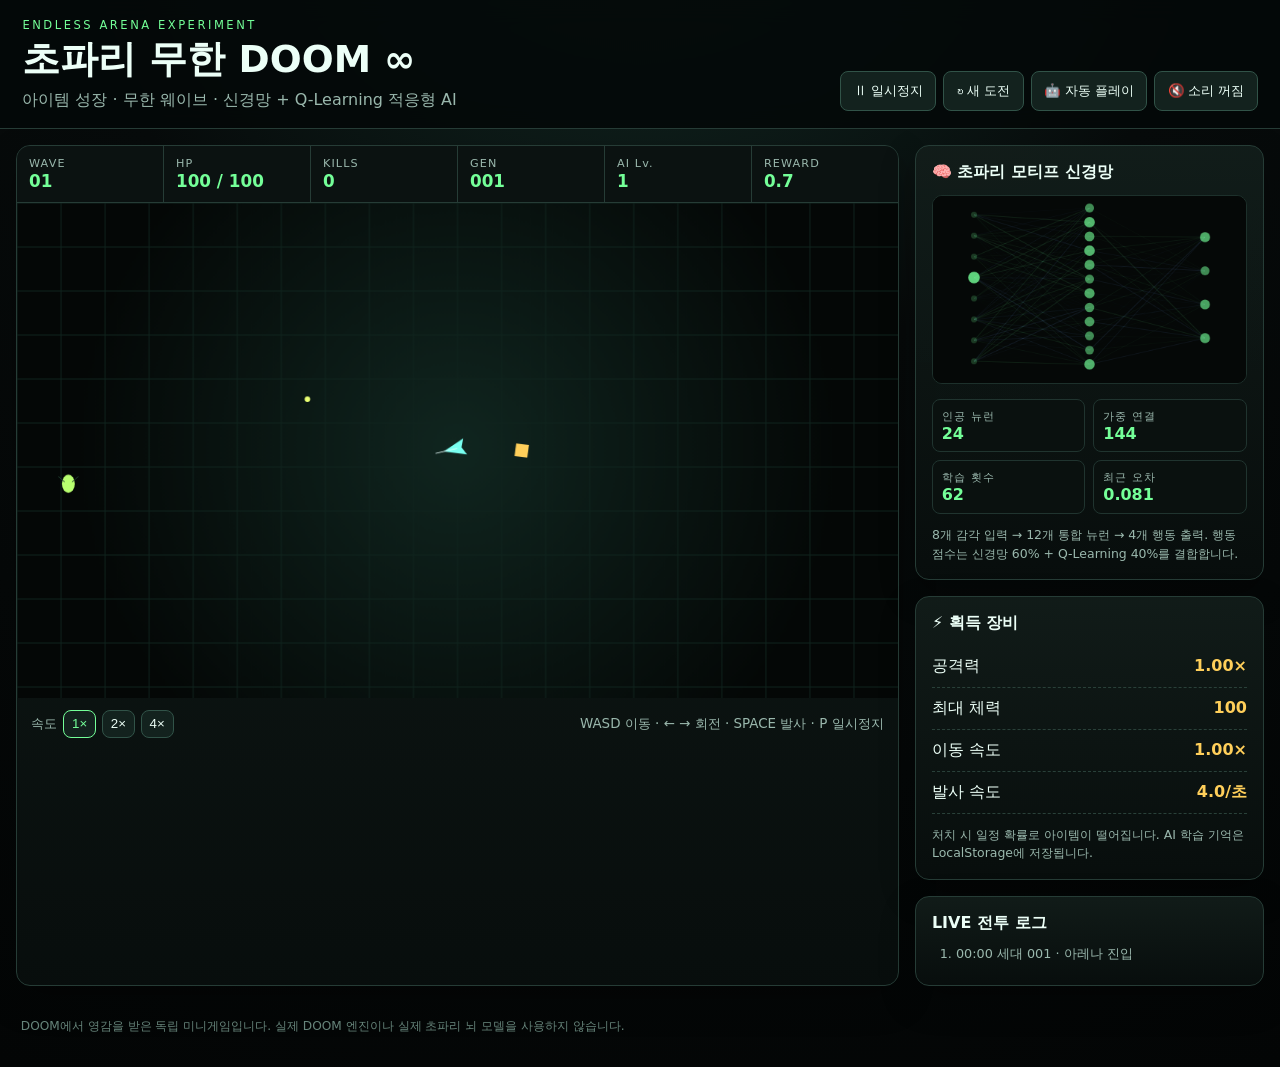
<file: astra-fly-doom/index.html>
<!doctype html>
<html lang="ko">
<head>
  <meta charset="utf-8" />
  <meta name="viewport" content="width=device-width, initial-scale=1" />
  <title>초파리 무한 DOOM ∞</title>
  <link rel="stylesheet" href="styles.css" />
</head>
<body>
  <header class="topbar">
    <div>
      <p class="eyebrow">ENDLESS ARENA EXPERIMENT</p>
      <h1>초파리 무한 DOOM ∞</h1>
      <p class="subtitle">아이템 성장 · 무한 웨이브 · 신경망 + Q-Learning 적응형 AI</p>
    </div>
    <div class="controls">
      <button id="pauseBtn">Ⅱ 일시정지</button>
      <button id="resetBtn">↻ 새 도전</button>
      <button id="modeBtn">🤖 자동 플레이</button>
      <button id="soundBtn">🔇 소리 꺼짐</button>
    </div>
  </header>

  <main class="layout">
    <section class="game-panel card">
      <div class="hud-grid">
        <div><span>WAVE</span><strong id="wave">01</strong></div>
        <div><span>HP</span><strong id="hp">100 / 100</strong></div>
        <div><span>KILLS</span><strong id="kills">0</strong></div>
        <div><span>GEN</span><strong id="generation">001</strong></div>
        <div><span>AI Lv.</span><strong id="aiLevel">1</strong></div>
        <div><span>REWARD</span><strong id="reward">0.0</strong></div>
      </div>
      <canvas id="game" width="960" height="540" aria-label="초파리 무한 DOOM 게임 화면"></canvas>
      <div class="game-footer">
        <div class="speed-controls">속도
          <button class="speed active" data-speed="1">1×</button>
          <button class="speed" data-speed="2">2×</button>
          <button class="speed" data-speed="4">4×</button>
        </div>
        <div>WASD 이동 · ← → 회전 · SPACE 발사 · P 일시정지</div>
      </div>
    </section>

    <aside class="sidebar">
      <section class="card">
        <h2>🧠 초파리 모티프 신경망</h2>
        <canvas id="brain" width="420" height="250"></canvas>
        <div class="stats two-col">
          <div><span>인공 뉴런</span><strong>24</strong></div>
          <div><span>가중 연결</span><strong>144</strong></div>
          <div><span>학습 횟수</span><strong id="learnCount">0</strong></div>
          <div><span>최근 오차</span><strong id="loss">0.500</strong></div>
        </div>
        <p class="note">8개 감각 입력 → 12개 통합 뉴런 → 4개 행동 출력. 행동 점수는 신경망 60% + Q-Learning 40%를 결합합니다.</p>
      </section>

      <section class="card">
        <h2>⚡ 획득 장비</h2>
        <div class="upgrade"><span>공격력</span><strong id="damageStat">1.00×</strong></div>
        <div class="upgrade"><span>최대 체력</span><strong id="healthStat">100</strong></div>
        <div class="upgrade"><span>이동 속도</span><strong id="speedStat">1.00×</strong></div>
        <div class="upgrade"><span>발사 속도</span><strong id="fireStat">4.0/초</strong></div>
        <p class="note">처치 시 일정 확률로 아이템이 떨어집니다. AI 학습 기억은 LocalStorage에 저장됩니다.</p>
      </section>

      <section class="card log-card">
        <h2>LIVE 전투 로그</h2>
        <ol id="combatLog"></ol>
      </section>
    </aside>
  </main>

  <footer>
    DOOM에서 영감을 받은 독립 미니게임입니다. 실제 DOOM 엔진이나 실제 초파리 뇌 모델을 사용하지 않습니다.
  </footer>
  <script src="game.js"></script>
</body>
</html>
</file>
<file: astra-fly-doom/styles.css>
:root {
  color-scheme: dark;
  --bg: #070b0b;
  --panel: #101817;
  --panel-2: #0b1211;
  --line: #263c36;
  --text: #ecfff7;
  --muted: #9ab8ad;
  --accent: #74ff98;
  --warn: #ffcf5a;
  --danger: #ff6577;
}
* { box-sizing: border-box; }
body {
  margin: 0;
  min-height: 100vh;
  font-family: Inter, ui-sans-serif, system-ui, -apple-system, BlinkMacSystemFont, "Segoe UI", sans-serif;
  background: radial-gradient(circle at 50% -20%, #16312a 0%, var(--bg) 42%, #030505 100%);
  color: var(--text);
}
button {
  border: 1px solid #315348;
  background: #13221e;
  color: var(--text);
  border-radius: 8px;
  padding: .62rem .78rem;
  cursor: pointer;
}
button:hover, button.active { border-color: var(--accent); color: var(--accent); }
.topbar {
  display: flex;
  justify-content: space-between;
  gap: 1rem;
  align-items: end;
  padding: 1.1rem 1.4rem;
  border-bottom: 1px solid var(--line);
  background: rgba(4, 9, 8, .88);
  position: sticky;
  top: 0;
  z-index: 10;
  backdrop-filter: blur(12px);
}
.eyebrow { margin: 0 0 .2rem; font-size: .72rem; letter-spacing: .22em; color: var(--accent); }
h1 { margin: 0; font-size: clamp(1.45rem, 3vw, 2.35rem); }
.subtitle { margin: .3rem 0 0; color: var(--muted); }
.controls { display: flex; flex-wrap: wrap; gap: .45rem; justify-content: flex-end; }
.layout { display: grid; grid-template-columns: minmax(0, 2.15fr) minmax(310px, .85fr); gap: 1rem; padding: 1rem; }
.card { border: 1px solid var(--line); border-radius: 14px; background: linear-gradient(180deg, rgba(18,29,26,.94), rgba(8,14,13,.96)); box-shadow: 0 14px 35px rgba(0,0,0,.28); }
.game-panel { overflow: hidden; }
.hud-grid { display: grid; grid-template-columns: repeat(6, 1fr); gap: 1px; background: var(--line); border-bottom: 1px solid var(--line); }
.hud-grid > div { background: var(--panel-2); padding: .65rem .75rem; }
.hud-grid span, .stats span { display: block; color: var(--muted); font-size: .7rem; letter-spacing: .1em; }
.hud-grid strong { display: block; margin-top: .12rem; font-size: 1.05rem; color: var(--accent); }
#game { display: block; width: 100%; aspect-ratio: 16 / 9; background: #050808; }
.game-footer { padding: .7rem .9rem; display: flex; align-items: center; justify-content: space-between; gap: .7rem; color: var(--muted); font-size: .84rem; }
.speed-controls { display: flex; gap: .35rem; align-items: center; white-space: nowrap; }
.speed { padding: .35rem .5rem; }
.sidebar { display: grid; align-content: start; gap: 1rem; }
.sidebar .card { padding: 1rem; }
h2 { margin: 0 0 .75rem; font-size: 1rem; }
#brain { width: 100%; height: auto; border: 1px solid #1d302b; border-radius: 10px; background: #060a09; }
.stats.two-col { display: grid; grid-template-columns: 1fr 1fr; gap: .5rem; margin-top: .7rem; }
.stats.two-col > div { padding: .55rem; border: 1px solid #20342f; border-radius: 8px; background: #0a110f; }
.stats strong { color: var(--accent); }
.note { color: var(--muted); font-size: .78rem; line-height: 1.5; margin: .75rem 0 0; }
.upgrade { display: flex; justify-content: space-between; padding: .62rem 0; border-bottom: 1px dashed #294039; }
.upgrade strong { color: var(--warn); }
.log-card { max-height: 260px; overflow: auto; }
#combatLog { margin: 0; padding-left: 1.5rem; color: var(--muted); font-size: .8rem; }
#combatLog li { margin: .4rem 0; }
footer { padding: 1rem 1.3rem 2rem; color: #66847a; font-size: .76rem; }
@media (max-width: 980px) {
  .topbar { align-items: start; flex-direction: column; }
  .layout { grid-template-columns: 1fr; }
  .hud-grid { grid-template-columns: repeat(3, 1fr); }
}
@media (max-width: 600px) {
  .layout { padding: .5rem; }
  .topbar { padding: .8rem; }
  .game-footer { align-items: start; flex-direction: column; }
}
</file>
